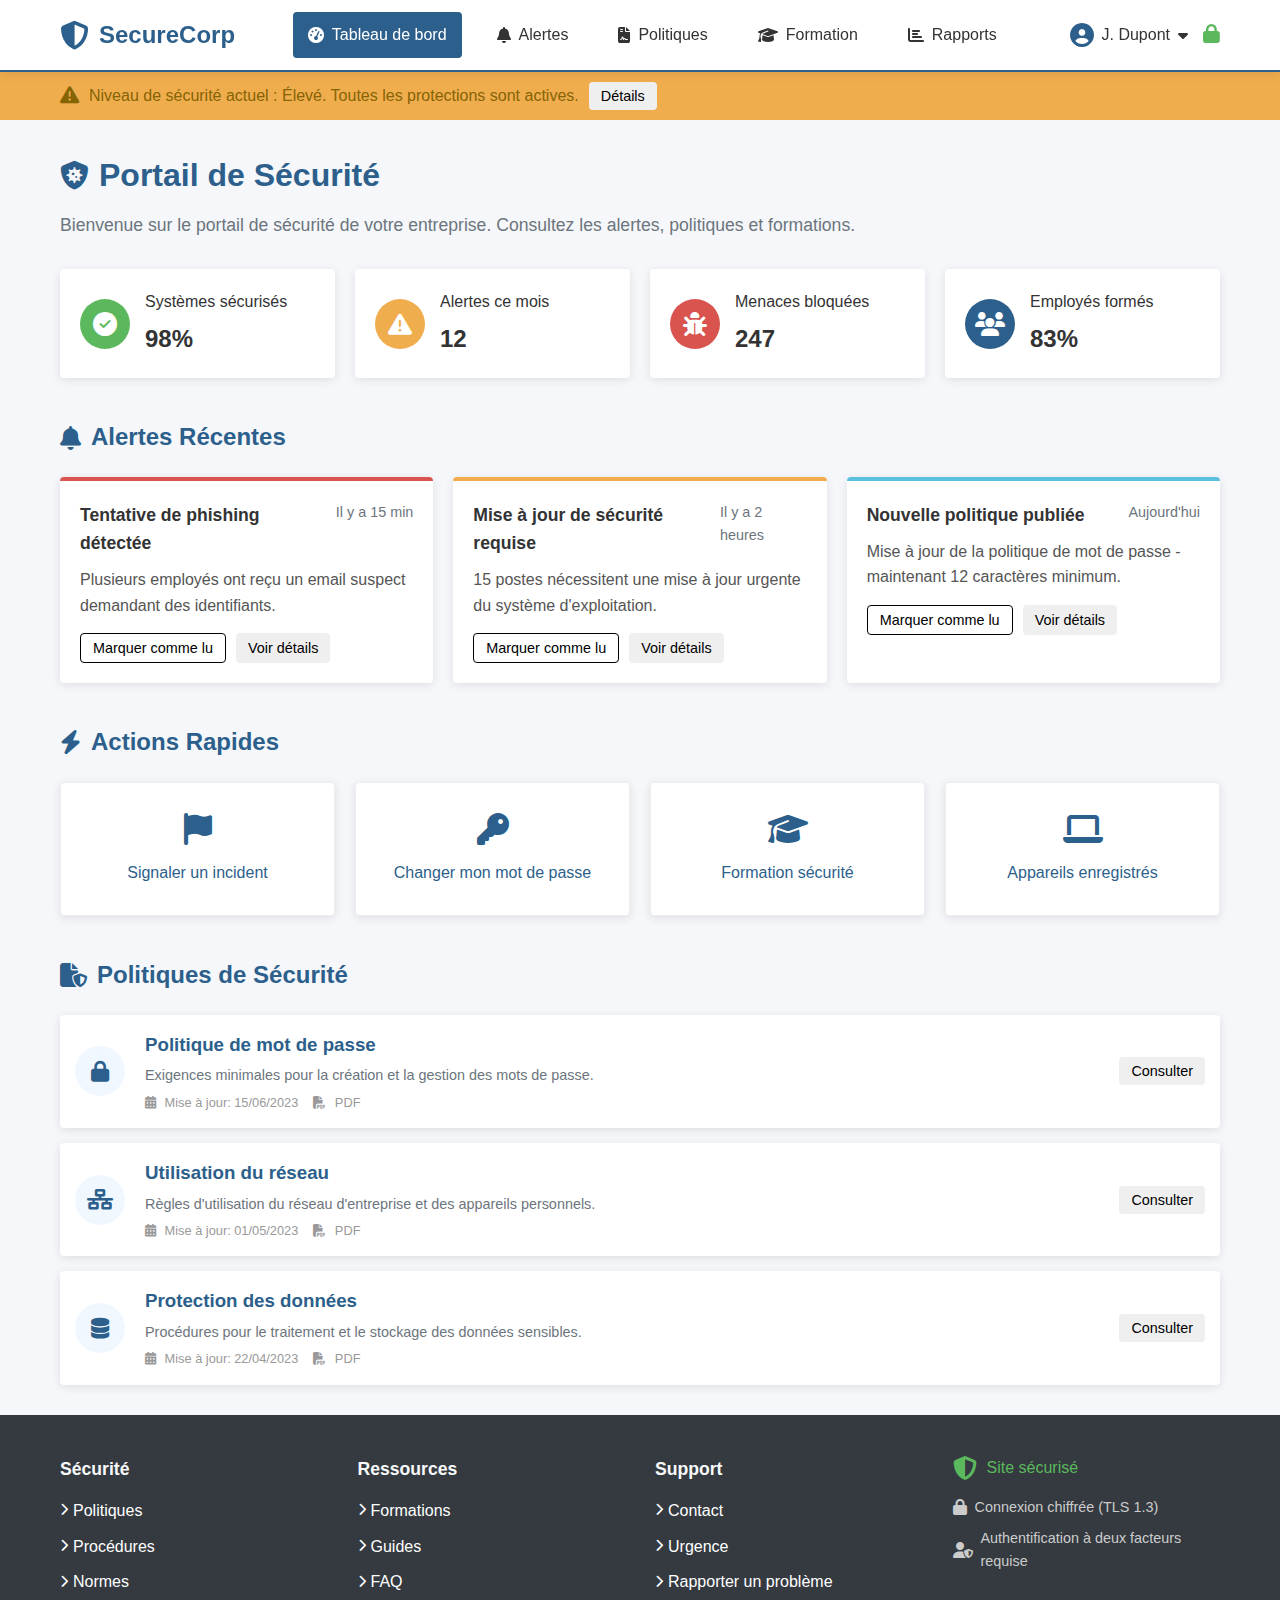
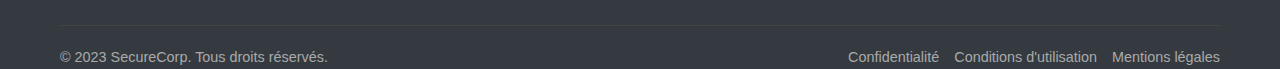
<file: sage/index.html>
<!DOCTYPE html>
<html lang="fr">
<head>
    <meta charset="UTF-8">
    <meta name="viewport" content="width=device-width, initial-scale=1.0">
    <meta http-equiv="X-UA-Compatible" content="ie=edge">
    <title>Sécurité Entreprise | Protection des Données</title>
    <link rel="stylesheet" href="https://cdnjs.cloudflare.com/ajax/libs/font-awesome/6.4.0/css/all.min.css">
    <link rel="stylesheet" href="styles.css">
    <meta name="description" content="Portail de sécurité pour les employés de l'entreprise">
</head>
<body>
    <!-- Barre de navigation sécurisée -->
    <header class="security-header">
        <div class="container">
            <div class="logo">
                <i class="fas fa-shield-alt"></i>
                <span>SecureCorp</span>
            </div>
            <nav class="security-nav">
                <ul>
                    <li><a href="#dashboard" class="active"><i class="fas fa-tachometer-alt"></i> Tableau de bord</a></li>
                    <li><a href="#alerts"><i class="fas fa-bell"></i> Alertes</a></li>
                    <li><a href="#policies"><i class="fas fa-file-contract"></i> Politiques</a></li>
                    <li><a href="#training"><i class="fas fa-graduation-cap"></i> Formation</a></li>
                    <li><a href="#reports"><i class="fas fa-chart-bar"></i> Rapports</a></li>
                </ul>
            </nav>
            <div class="user-menu">
                <div class="user-badge">
                    <i class="fas fa-user-circle"></i>
                    <span>J. Dupont</span>
                    <i class="fas fa-caret-down"></i>
                </div>
                <div class="mfa-indicator" title="Authentification à deux facteurs active">
                    <i class="fas fa-lock"></i>
                </div>
            </div>
        </div>
    </header>

    <!-- Bannière d'avertissement de sécurité -->
    <div class="security-banner">
        <div class="container">
            <i class="fas fa-exclamation-triangle"></i>
            <span>Niveau de sécurité actuel : Élevé. Toutes les protections sont actives.</span>
            <button class="btn btn-small">Détails</button>
        </div>
    </div>

    <!-- Contenu principal -->
    <main class="security-main">
        <div class="container">
            <!-- Section de bienvenue -->
            <section class="welcome-section">
                <h1><i class="fas fa-shield-virus"></i> Portail de Sécurité</h1>
                <p class="subtitle">Bienvenue sur le portail de sécurité de votre entreprise. Consultez les alertes, politiques et formations.</p>
                
                <div class="security-stats">
                    <div class="stat-card">
                        <div class="stat-icon safe">
                            <i class="fas fa-check-circle"></i>
                        </div>
                        <div class="stat-info">
                            <h3>Systèmes sécurisés</h3>
                            <span class="stat-value">98%</span>
                        </div>
                    </div>
                    
                    <div class="stat-card">
                        <div class="stat-icon warning">
                            <i class="fas fa-exclamation-triangle"></i>
                        </div>
                        <div class="stat-info">
                            <h3>Alertes ce mois</h3>
                            <span class="stat-value">12</span>
                        </div>
                    </div>
                    
                    <div class="stat-card">
                        <div class="stat-icon danger">
                            <i class="fas fa-bug"></i>
                        </div>
                        <div class="stat-info">
                            <h3>Menaces bloquées</h3>
                            <span class="stat-value">247</span>
                        </div>
                    </div>
                    
                    <div class="stat-card">
                        <div class="stat-icon primary">
                            <i class="fas fa-users"></i>
                        </div>
                        <div class="stat-info">
                            <h3>Employés formés</h3>
                            <span class="stat-value">83%</span>
                        </div>
                    </div>
                </div>
            </section>

            <!-- Alertes en cours -->
            <section class="alerts-section">
                <h2><i class="fas fa-bell"></i> Alertes Récentes</h2>
                
                <div class="alert-grid">
                    <div class="alert-card critical">
                        <div class="alert-header">
                            <h3>Tentative de phishing détectée</h3>
                            <span class="alert-time">Il y a 15 min</span>
                        </div>
                        <p>Plusieurs employés ont reçu un email suspect demandant des identifiants.</p>
                        <div class="alert-actions">
                            <button class="btn btn-small btn-outline">Marquer comme lu</button>
                            <button class="btn btn-small">Voir détails</button>
                        </div>
                    </div>
                    
                    <div class="alert-card warning">
                        <div class="alert-header">
                            <h3>Mise à jour de sécurité requise</h3>
                            <span class="alert-time">Il y a 2 heures</span>
                        </div>
                        <p>15 postes nécessitent une mise à jour urgente du système d'exploitation.</p>
                        <div class="alert-actions">
                            <button class="btn btn-small btn-outline">Marquer comme lu</button>
                            <button class="btn btn-small">Voir détails</button>
                        </div>
                    </div>
                    
                    <div class="alert-card info">
                        <div class="alert-header">
                            <h3>Nouvelle politique publiée</h3>
                            <span class="alert-time">Aujourd'hui</span>
                        </div>
                        <p>Mise à jour de la politique de mot de passe - maintenant 12 caractères minimum.</p>
                        <div class="alert-actions">
                            <button class="btn btn-small btn-outline">Marquer comme lu</button>
                            <button class="btn btn-small">Voir détails</button>
                        </div>
                    </div>
                </div>
            </section>

            <!-- Actions rapides -->
            <section class="quick-actions">
                <h2><i class="fas fa-bolt"></i> Actions Rapides</h2>
                
                <div class="actions-grid">
                    <a href="#report" class="action-card">
                        <i class="fas fa-flag"></i>
                        <span>Signaler un incident</span>
                    </a>
                    
                    <a href="#password" class="action-card">
                        <i class="fas fa-key"></i>
                        <span>Changer mon mot de passe</span>
                    </a>
                    
                    <a href="#training" class="action-card">
                        <i class="fas fa-graduation-cap"></i>
                        <span>Formation sécurité</span>
                    </a>
                    
                    <a href="#devices" class="action-card">
                        <i class="fas fa-laptop"></i>
                        <span>Appareils enregistrés</span>
                    </a>
                </div>
            </section>

            <!-- Politiques de sécurité -->
            <section class="policies-section">
                <h2><i class="fas fa-file-shield"></i> Politiques de Sécurité</h2>
                
                <div class="policies-list">
                    <div class="policy-card">
                        <div class="policy-icon">
                            <i class="fas fa-lock"></i>
                        </div>
                        <div class="policy-content">
                            <h3>Politique de mot de passe</h3>
                            <p>Exigences minimales pour la création et la gestion des mots de passe.</p>
                            <div class="policy-meta">
                                <span><i class="fas fa-calendar-alt"></i> Mise à jour: 15/06/2023</span>
                                <span><i class="fas fa-file-pdf"></i> PDF</span>
                            </div>
                        </div>
                        <button class="btn btn-small">Consulter</button>
                    </div>
                    
                    <div class="policy-card">
                        <div class="policy-icon">
                            <i class="fas fa-network-wired"></i>
                        </div>
                        <div class="policy-content">
                            <h3>Utilisation du réseau</h3>
                            <p>Règles d'utilisation du réseau d'entreprise et des appareils personnels.</p>
                            <div class="policy-meta">
                                <span><i class="fas fa-calendar-alt"></i> Mise à jour: 01/05/2023</span>
                                <span><i class="fas fa-file-pdf"></i> PDF</span>
                            </div>
                        </div>
                        <button class="btn btn-small">Consulter</button>
                    </div>
                    
                    <div class="policy-card">
                        <div class="policy-icon">
                            <i class="fas fa-database"></i>
                        </div>
                        <div class="policy-content">
                            <h3>Protection des données</h3>
                            <p>Procédures pour le traitement et le stockage des données sensibles.</p>
                            <div class="policy-meta">
                                <span><i class="fas fa-calendar-alt"></i> Mise à jour: 22/04/2023</span>
                                <span><i class="fas fa-file-pdf"></i> PDF</span>
                            </div>
                        </div>
                        <button class="btn btn-small">Consulter</button>
                    </div>
                </div>
            </section>
        </div>
    </main>

    <!-- Pied de page sécurisé -->
    <footer class="security-footer">
        <div class="container">
            <div class="footer-content">
                <div class="footer-section">
                    <h4>Sécurité</h4>
                    <ul>
                        <li><a href="#"><i class="fas fa-chevron-right"></i> Politiques</a></li>
                        <li><a href="#"><i class="fas fa-chevron-right"></i> Procédures</a></li>
                        <li><a href="#"><i class="fas fa-chevron-right"></i> Normes</a></li>
                    </ul>
                </div>
                
                <div class="footer-section">
                    <h4>Ressources</h4>
                    <ul>
                        <li><a href="#"><i class="fas fa-chevron-right"></i> Formations</a></li>
                        <li><a href="#"><i class="fas fa-chevron-right"></i> Guides</a></li>
                        <li><a href="#"><i class="fas fa-chevron-right"></i> FAQ</a></li>
                    </ul>
                </div>
                
                <div class="footer-section">
                    <h4>Support</h4>
                    <ul>
                        <li><a href="#"><i class="fas fa-chevron-right"></i> Contact</a></li>
                        <li><a href="#"><i class="fas fa-chevron-right"></i> Urgence</a></li>
                        <li><a href="#"><i class="fas fa-chevron-right"></i> Rapporter un problème</a></li>
                    </ul>
                </div>
                
                <div class="footer-section">
                    <div class="security-badge">
                        <i class="fas fa-shield-alt"></i>
                        <span>Site sécurisé</span>
                    </div>
                    <p class="security-info">
                        <i class="fas fa-lock"></i> Connexion chiffrée (TLS 1.3)
                    </p>
                    <p class="security-info">
                        <i class="fas fa-user-shield"></i> Authentification à deux facteurs requise
                    </p>
                </div>
            </div>
            
            <div class="footer-bottom">
                <p>&copy; 2023 SecureCorp. Tous droits réservés.</p>
                <div class="footer-links">
                    <a href="#">Confidentialité</a>
                    <a href="#">Conditions d'utilisation</a>
                    <a href="#">Mentions légales</a>
                </div>
            </div>
        </div>
    </footer>
</body>
</html>
</file>
<file: sage/styles.css>
/* Variables CSS */
:root {
    --primary-color: #2c5f8b;
    --primary-dark: #1e4566;
    --secondary-color: #4b8bb9;
    --danger-color: #d9534f;
    --warning-color: #f0ad4e;
    --success-color: #5cb85c;
    --info-color: #5bc0de;
    --dark-color: #343a40;
    --light-color: #f8f9fa;
    --gray-color: #6c757d;
    --border-radius: 4px;
    --box-shadow: 0 2px 10px rgba(0, 0, 0, 0.1);
    --transition: all 0.3s ease;
}

/* Reset et styles de base */
* {
    margin: 0;
    padding: 0;
    box-sizing: border-box;
}

body {
    font-family: 'Segoe UI', Tahoma, Geneva, Verdana, sans-serif;
    line-height: 1.6;
    color: #333;
    background-color: #f5f7fa;
}

a {
    text-decoration: none;
    color: inherit;
}

ul {
    list-style: none;
}

.container {
    width: 100%;
    max-width: 1200px;
    margin: 0 auto;
    padding: 0 20px;
}

.btn {
    display: inline-block;
    padding: 8px 16px;
    border-radius: var(--border-radius);
    border: none;
    cursor: pointer;
    font-weight: 500;
    transition: var(--transition);
}

.btn-small {
    padding: 6px 12px;
    font-size: 0.9rem;
}

.btn-outline {
    background: transparent;
    border: 1px solid currentColor;
}

.btn:hover {
    opacity: 0.9;
    transform: translateY(-1px);
}

/* En-tête sécurisé */
.security-header {
    background-color: white;
    box-shadow: var(--box-shadow);
    position: sticky;
    top: 0;
    z-index: 100;
    border-bottom: 2px solid var(--primary-color);
}

.security-header .container {
    display: flex;
    justify-content: space-between;
    align-items: center;
    height: 70px;
}

.logo {
    display: flex;
    align-items: center;
    gap: 10px;
    font-size: 1.5rem;
    font-weight: 700;
    color: var(--primary-color);
}

.logo i {
    font-size: 1.8rem;
}

.security-nav ul {
    display: flex;
    gap: 20px;
}

.security-nav a {
    display: flex;
    align-items: center;
    gap: 8px;
    padding: 10px 15px;
    border-radius: var(--border-radius);
    transition: var(--transition);
    font-weight: 500;
}

.security-nav a:hover, .security-nav a.active {
    background-color: var(--primary-color);
    color: white;
}

.user-menu {
    display: flex;
    align-items: center;
    gap: 15px;
}

.user-badge {
    display: flex;
    align-items: center;
    gap: 8px;
    cursor: pointer;
}

.user-badge i:first-child {
    font-size: 1.5rem;
    color: var(--primary-color);
}

.mfa-indicator {
    color: var(--success-color);
    font-size: 1.2rem;
    cursor: help;
}

/* Bannière de sécurité */
.security-banner {
    background-color: var(--warning-color);
    color: #856404;
    padding: 10px 0;
    font-weight: 500;
}

.security-banner .container {
    display: flex;
    align-items: center;
    gap: 10px;
}

.security-banner i {
    font-size: 1.2rem;
}

/* Contenu principal */
.security-main {
    padding: 30px 0;
}

.welcome-section h1 {
    color: var(--primary-color);
    margin-bottom: 10px;
    display: flex;
    align-items: center;
    gap: 10px;
}

.welcome-section h1 i {
    font-size: 1.8rem;
}

.subtitle {
    color: var(--gray-color);
    margin-bottom: 30px;
    font-size: 1.1rem;
}

.security-stats {
    display: grid;
    grid-template-columns: repeat(auto-fit, minmax(200px, 1fr));
    gap: 20px;
    margin-bottom: 40px;
}

.stat-card {
    background: white;
    border-radius: var(--border-radius);
    box-shadow: var(--box-shadow);
    padding: 20px;
    display: flex;
    align-items: center;
    gap: 15px;
    transition: var(--transition);
}

.stat-card:hover {
    transform: translateY(-5px);
    box-shadow: 0 5px 15px rgba(0, 0, 0, 0.1);
}

.stat-icon {
    width: 50px;
    height: 50px;
    border-radius: 50%;
    display: flex;
    align-items: center;
    justify-content: center;
    font-size: 1.5rem;
    color: white;
}

.stat-icon.safe {
    background-color: var(--success-color);
}

.stat-icon.warning {
    background-color: var(--warning-color);
}

.stat-icon.danger {
    background-color: var(--danger-color);
}

.stat-icon.primary {
    background-color: var(--primary-color);
}

.stat-info h3 {
    font-size: 1rem;
    font-weight: 500;
    margin-bottom: 5px;
}

.stat-value {
    font-size: 1.5rem;
    font-weight: 700;
}

/* Alertes de sécurité */
.alerts-section {
    margin-bottom: 40px;
}

.alerts-section h2 {
    color: var(--primary-color);
    margin-bottom: 20px;
    display: flex;
    align-items: center;
    gap: 10px;
}

.alert-grid {
    display: grid;
    grid-template-columns: repeat(auto-fit, minmax(300px, 1fr));
    gap: 20px;
}

.alert-card {
    background: white;
    border-radius: var(--border-radius);
    box-shadow: var(--box-shadow);
    padding: 20px;
    border-top: 4px solid;
    transition: var(--transition);
}

.alert-card:hover {
    transform: translateY(-3px);
    box-shadow: 0 5px 15px rgba(0, 0, 0, 0.1);
}

.alert-card.critical {
    border-color: var(--danger-color);
}

.alert-card.warning {
    border-color: var(--warning-color);
}

.alert-card.info {
    border-color: var(--info-color);
}

.alert-header {
    display: flex;
    justify-content: space-between;
    margin-bottom: 10px;
}

.alert-header h3 {
    font-size: 1.1rem;
}

.alert-time {
    color: var(--gray-color);
    font-size: 0.9rem;
}

.alert-card p {
    margin-bottom: 15px;
    color: #555;
}

.alert-actions {
    display: flex;
    gap: 10px;
}

/* Actions rapides */
.quick-actions {
    margin-bottom: 40px;
}

.quick-actions h2 {
    color: var(--primary-color);
    margin-bottom: 20px;
    display: flex;
    align-items: center;
    gap: 10px;
}

.actions-grid {
    display: grid;
    grid-template-columns: repeat(auto-fit, minmax(200px, 1fr));
    gap: 20px;
}

.action-card {
    background: white;
    border-radius: var(--border-radius);
    box-shadow: var(--box-shadow);
    padding: 30px 20px;
    display: flex;
    flex-direction: column;
    align-items: center;
    gap: 15px;
    text-align: center;
    transition: var(--transition);
    color: var(--primary-color);
    border: 1px solid #eee;
}

.action-card:hover {
    background-color: var(--primary-color);
    color: white;
    transform: translateY(-3px);
}

.action-card i {
    font-size: 2rem;
}

/* Politiques de sécurité */
.policies-section h2 {
    color: var(--primary-color);
    margin-bottom: 20px;
    display: flex;
    align-items: center;
    gap: 10px;
}

.policies-list {
    display: grid;
    gap: 15px;
}

.policy-card {
    background: white;
    border-radius: var(--border-radius);
    box-shadow: var(--box-shadow);
    padding: 15px;
    display: flex;
    align-items: center;
    gap: 20px;
    transition: var(--transition);
}

.policy-card:hover {
    transform: translateY(-3px);
    box-shadow: 0 5px 15px rgba(0, 0, 0, 0.1);
}

.policy-icon {
    width: 50px;
    height: 50px;
    background-color: #f0f7ff;
    border-radius: 50%;
    display: flex;
    align-items: center;
    justify-content: center;
    color: var(--primary-color);
    font-size: 1.3rem;
}

.policy-content {
    flex: 1;
}

.policy-content h3 {
    margin-bottom: 5px;
    color: var(--primary-color);
}

.policy-content p {
    color: var(--gray-color);
    font-size: 0.9rem;
    margin-bottom: 5px;
}

.policy-meta {
    display: flex;
    gap: 15px;
    font-size: 0.8rem;
    color: #999;
}

.policy-meta i {
    margin-right: 5px;
}

/* Pied de page sécurisé */
.security-footer {
    background-color: var(--dark-color);
    color: white;
    padding: 40px 0 0;
}

.footer-content {
    display: grid;
    grid-template-columns: repeat(auto-fit, minmax(200px, 1fr));
    gap: 30px;
    margin-bottom: 30px;
}

.footer-section h4 {
    color: var(--light-color);
    margin-bottom: 15px;
    font-size: 1.1rem;
}

.footer-section ul {
    display: flex;
    flex-direction: column;
    gap: 10px;
}

.footer-section a {
    display: flex;
    align-items: center;
    gap: 5px;
    transition: var(--transition);
}

.footer-section a:hover {
    color: var(--secondary-color);
}

.footer-section a i {
    font-size: 0.8rem;
}

.security-badge {
    display: flex;
    align-items: center;
    gap: 10px;
    margin-bottom: 15px;
    color: var(--success-color);
    font-weight: 500;
}

.security-badge i {
    font-size: 1.5rem;
}

.security-info {
    display: flex;
    align-items: center;
    gap: 8px;
    font-size: 0.9rem;
    margin-bottom: 8px;
    color: #ccc;
}

.security-info i {
    font-size: 1rem;
}

.footer-bottom {
    border-top: 1px solid #444;
    padding-top: 20px;
    display: flex;
    justify-content: space-between;
    align-items: center;
    font-size: 0.9rem;
    color: #aaa;
}

.footer-links {
    display: flex;
    gap: 15px;
}

.footer-links a:hover {
    color: white;
}

/* Responsive */
@media (max-width: 768px) {
    .security-header .container {
        flex-direction: column;
        height: auto;
        padding: 15px;
    }
    
    .security-nav ul {
        margin: 15px 0;
        flex-wrap: wrap;
        justify-content: center;
    }
    
    .user-menu {
        margin-top: 10px;
    }
    
    .security-banner .container {
        flex-direction: column;
        text-align: center;
    }
}
</file>
